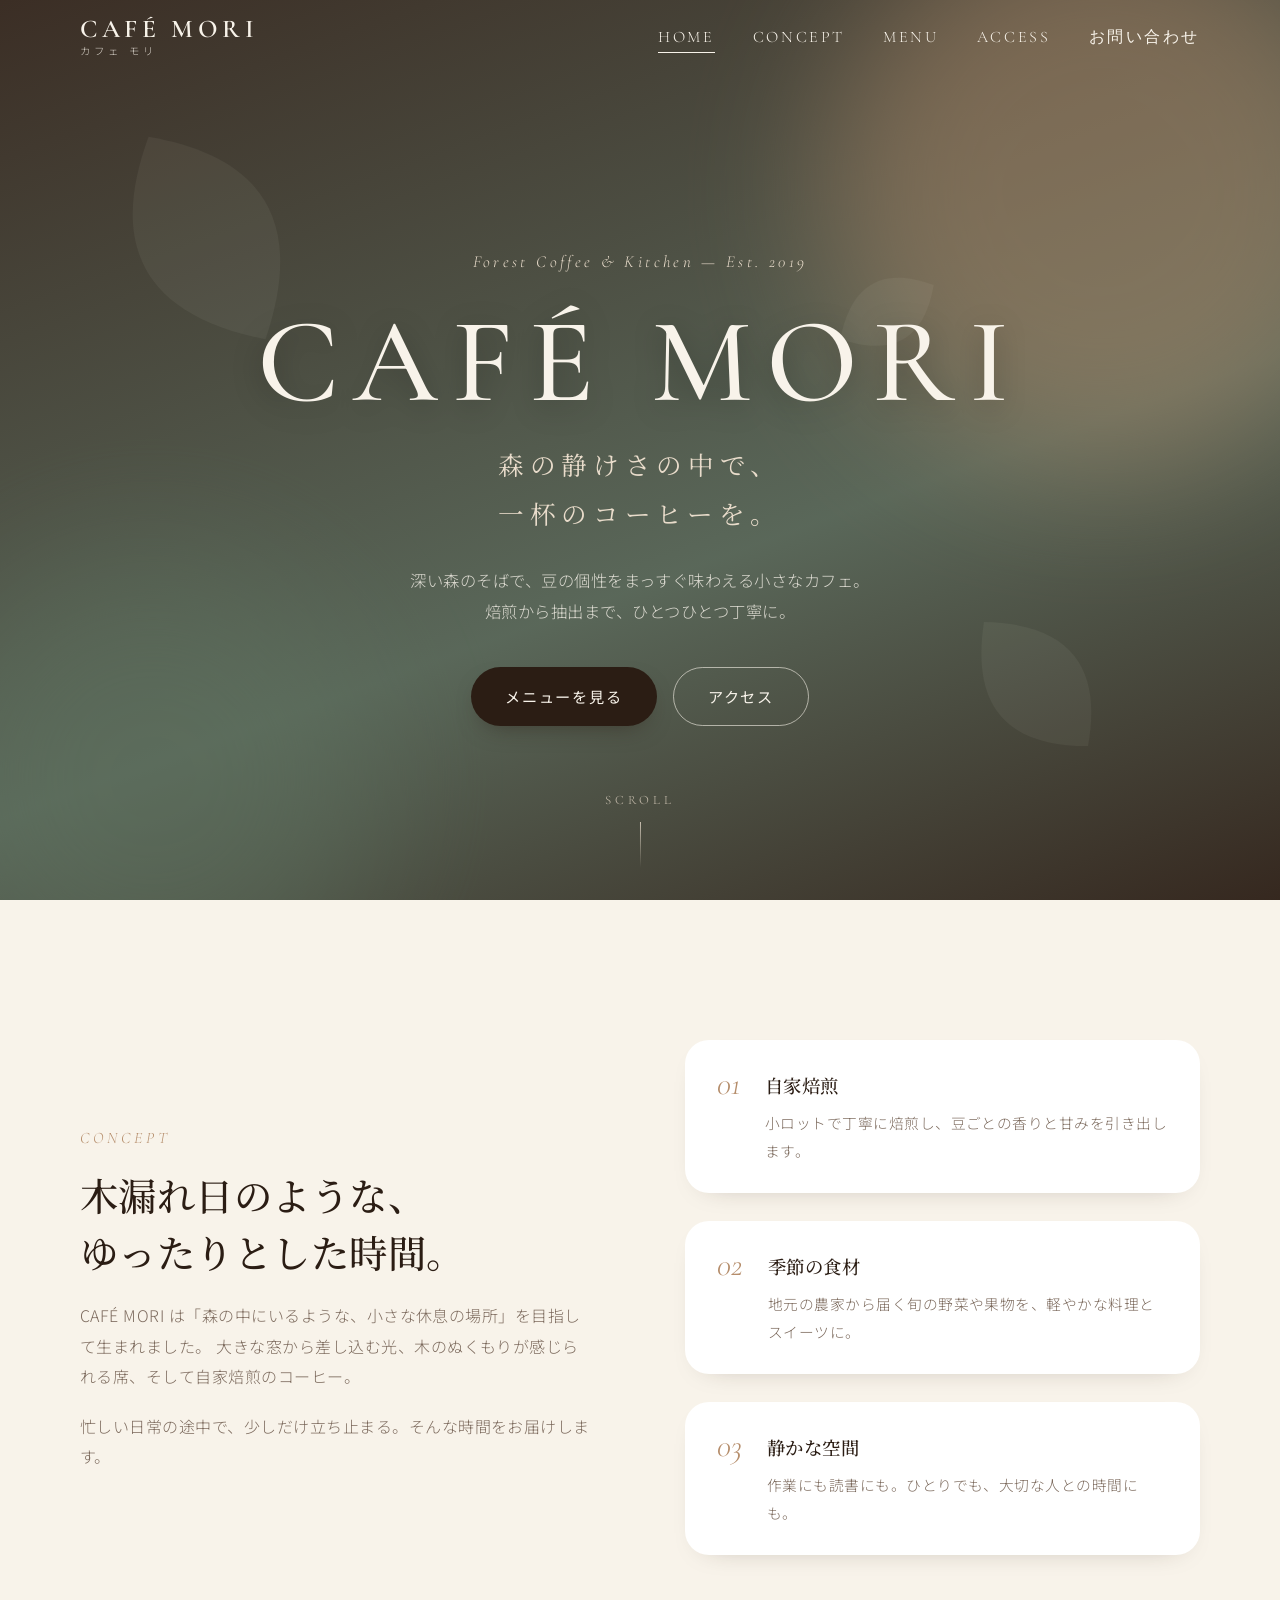
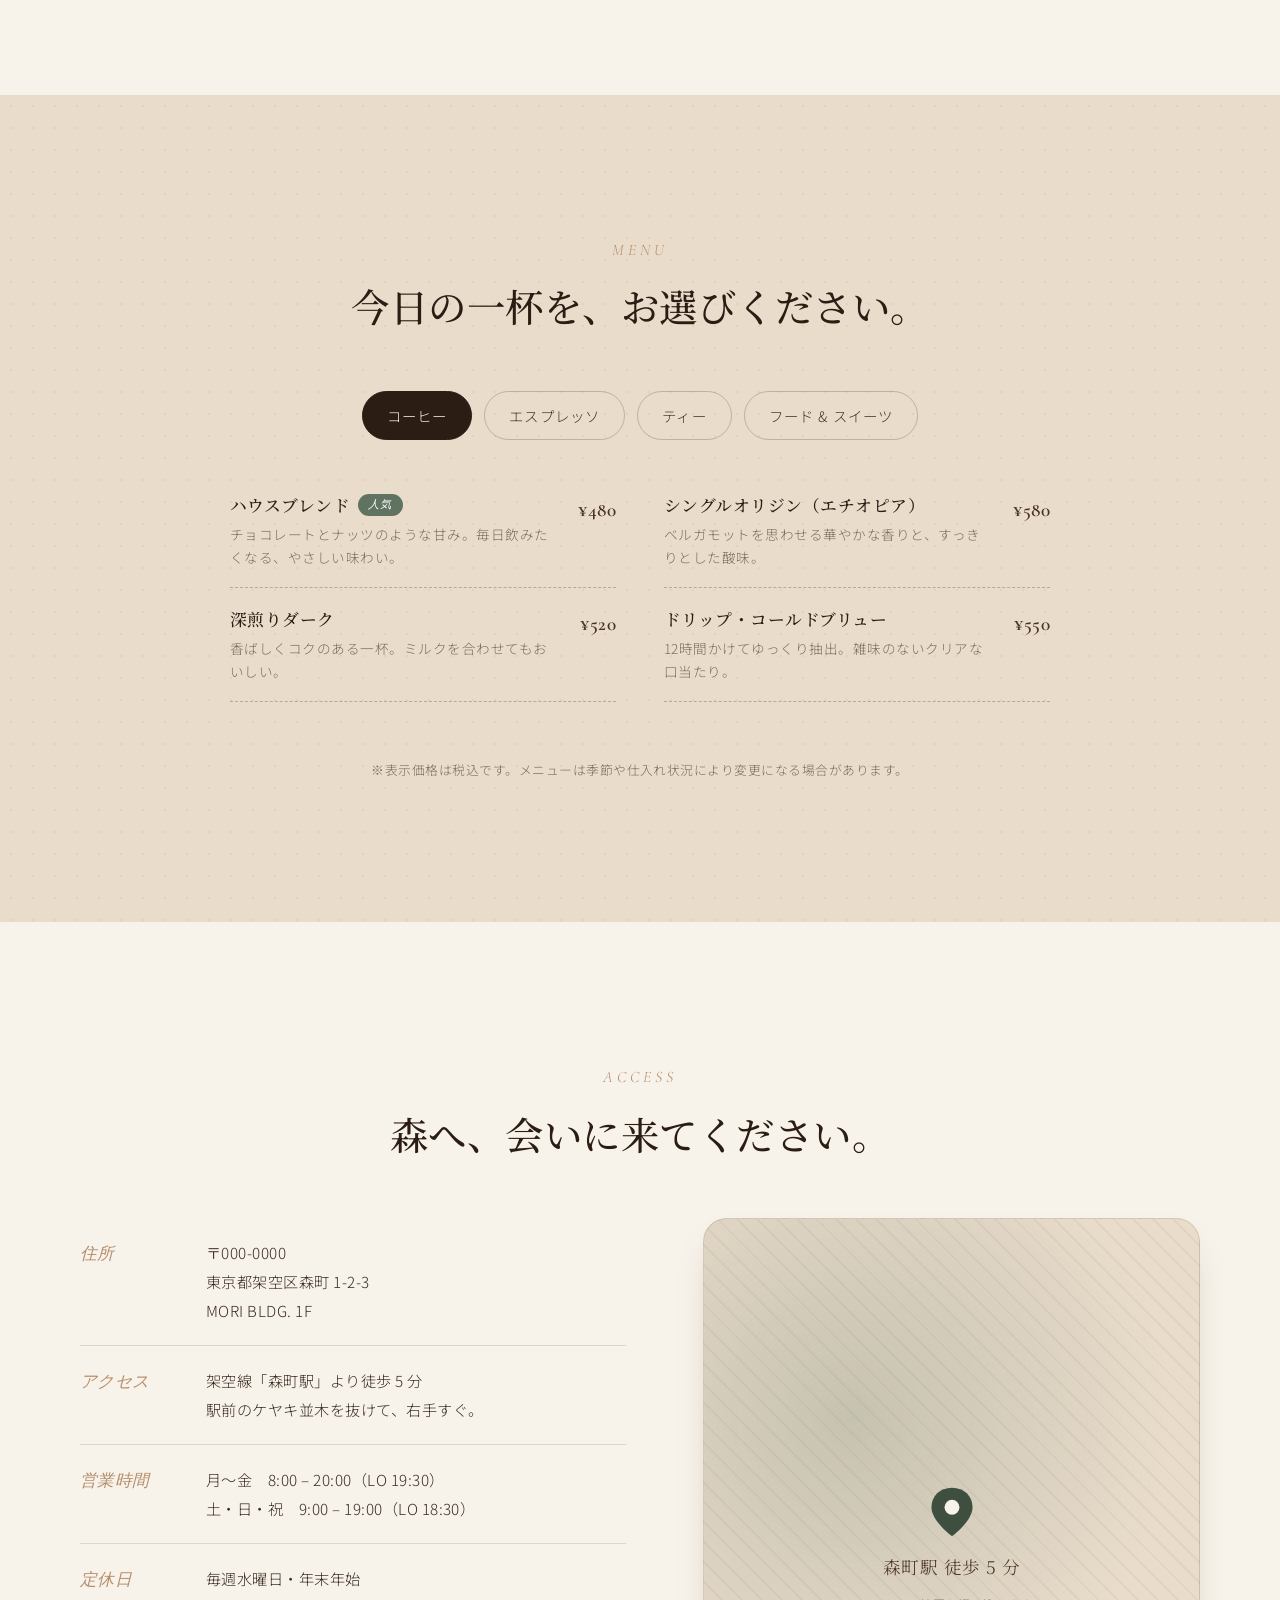
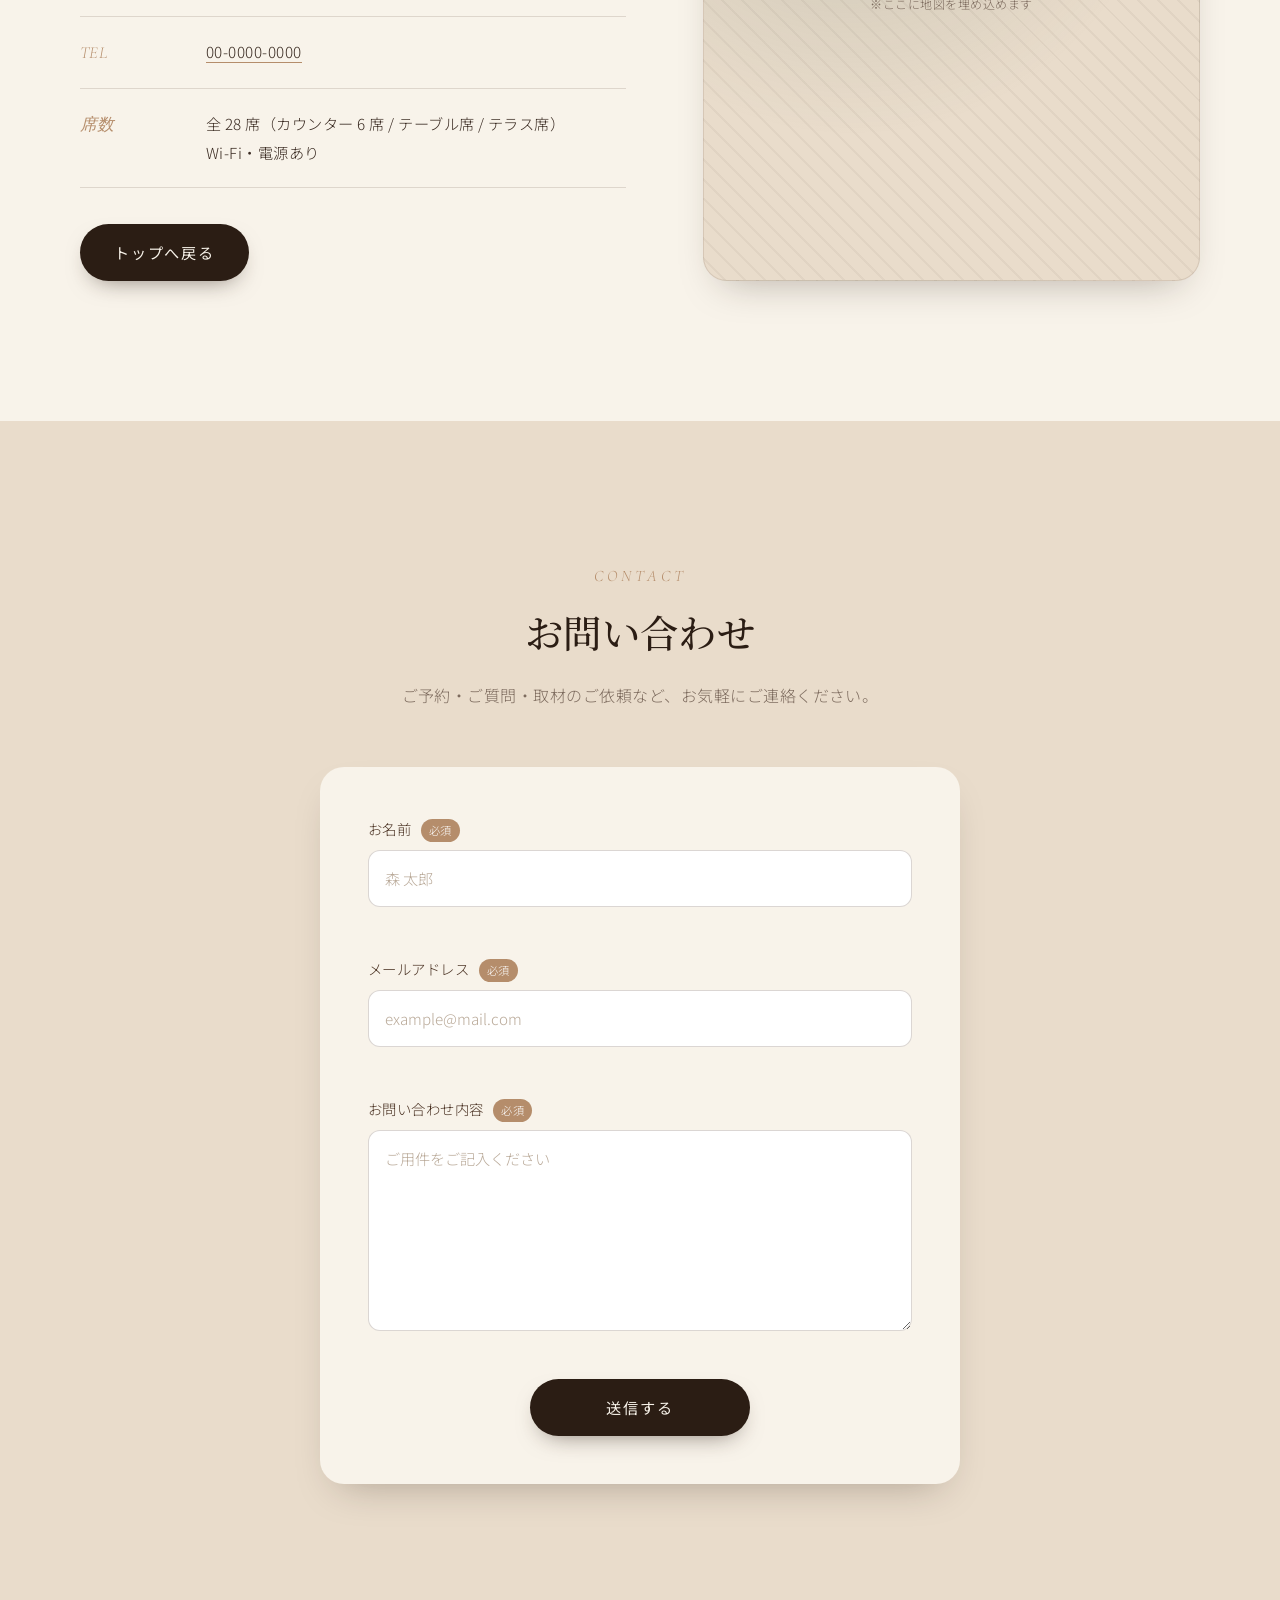
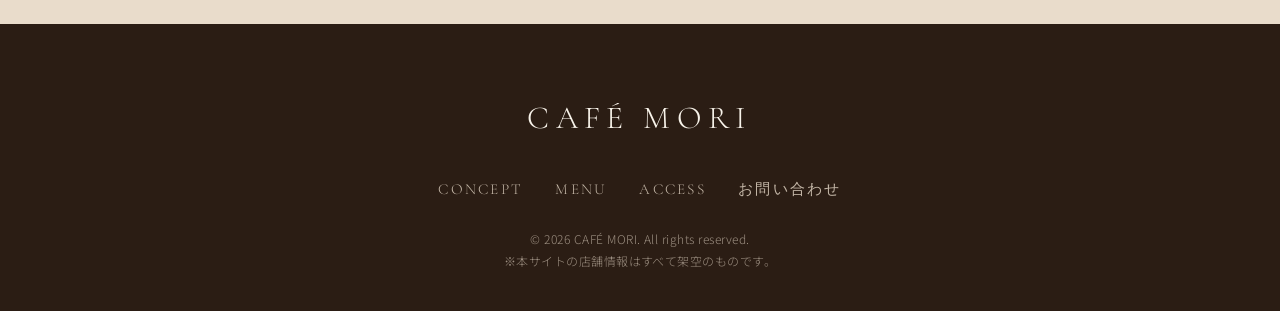
<file: index.html>
<!DOCTYPE html>
<html lang="ja">
<head>
  <meta charset="UTF-8">
  <meta name="viewport" content="width=device-width, initial-scale=1.0">
  <meta name="description" content="CAFÉ MORI（カフェ モリ）— 森の静けさの中で、一杯のコーヒーを。">
  <title>CAFÉ MORI | 森の静けさの中で、一杯のコーヒーを。</title>

  <link rel="preconnect" href="https://fonts.googleapis.com">
  <link rel="preconnect" href="https://fonts.gstatic.com" crossorigin>
  <link href="https://fonts.googleapis.com/css2?family=Cormorant+Garamond:ital,wght@0,400;0,500;0,600;1,400&family=Noto+Sans+JP:wght@300;400;500&family=Noto+Serif+JP:wght@400;500;600&display=swap" rel="stylesheet">

  <link rel="stylesheet" href="style.css">
</head>
<body>

  <!-- ========== ヘッダー / ナビゲーション ========== -->
  <header class="site-header" id="top">
    <div class="container header-inner">
      <a href="#hero" class="logo" aria-label="CAFÉ MORI トップへ">
        <span class="logo-en">CAFÉ MORI</span>
        <span class="logo-ja">カフェ モリ</span>
      </a>

      <nav class="global-nav" id="global-nav" aria-label="メインナビゲーション">
        <ul class="nav-list">
          <li><a href="#hero" class="nav-link">HOME</a></li>
          <li><a href="#concept" class="nav-link">CONCEPT</a></li>
          <li><a href="#menu" class="nav-link">MENU</a></li>
          <li><a href="#access" class="nav-link">ACCESS</a></li>
          <li><a href="#contact" class="nav-link">お問い合わせ</a></li>
        </ul>
      </nav>

      <button class="menu-toggle" id="menu-toggle" aria-label="メニューを開く" aria-expanded="false" aria-controls="global-nav">
        <span></span>
        <span></span>
        <span></span>
      </button>
    </div>
  </header>

  <main>
    <!-- ========== ヒーロー ========== -->
    <section class="hero" id="hero">
      <div class="hero-bg" aria-hidden="true">
        <div class="hero-blob blob-1"></div>
        <div class="hero-blob blob-2"></div>
        <div class="hero-leaves">
          <svg viewBox="0 0 200 200" class="leaf leaf-a"><path d="M100 10 C160 60, 180 120, 100 190 C20 120, 40 60, 100 10 Z"/></svg>
          <svg viewBox="0 0 200 200" class="leaf leaf-b"><path d="M100 10 C160 60, 180 120, 100 190 C20 120, 40 60, 100 10 Z"/></svg>
          <svg viewBox="0 0 200 200" class="leaf leaf-c"><path d="M100 10 C160 60, 180 120, 100 190 C20 120, 40 60, 100 10 Z"/></svg>
        </div>
      </div>

      <div class="container hero-inner">
        <p class="hero-eyebrow reveal">Forest Coffee &amp; Kitchen — Est. 2019</p>
        <h1 class="hero-title reveal">
          <span class="hero-title-en">CAFÉ MORI</span>
          <span class="hero-title-ja">森の静けさの中で、<br>一杯のコーヒーを。</span>
        </h1>
        <p class="hero-lead reveal">
          深い森のそばで、豆の個性をまっすぐ味わえる小さなカフェ。<br>
          焙煎から抽出まで、ひとつひとつ丁寧に。
        </p>
        <div class="hero-actions reveal">
          <a href="#menu" class="btn btn-primary">メニューを見る</a>
          <a href="#access" class="btn btn-ghost">アクセス</a>
        </div>
      </div>

      <a href="#concept" class="scroll-hint" aria-label="下にスクロール">
        <span>SCROLL</span>
        <span class="scroll-line"></span>
      </a>
    </section>

    <!-- ========== コンセプト ========== -->
    <section class="section concept" id="concept">
      <div class="container concept-grid">
        <div class="concept-text reveal">
          <p class="section-eyebrow">CONCEPT</p>
          <h2 class="section-title">木漏れ日のような、<br>ゆったりとした時間。</h2>
          <p class="body-text">
            CAFÉ MORI は「森の中にいるような、小さな休息の場所」を目指して生まれました。
            大きな窓から差し込む光、木のぬくもりが感じられる席、そして自家焙煎のコーヒー。
          </p>
          <p class="body-text">
            忙しい日常の途中で、少しだけ立ち止まる。そんな時間をお届けします。
          </p>
        </div>

        <ul class="concept-points">
          <li class="point reveal">
            <span class="point-num">01</span>
            <div>
              <h3>自家焙煎</h3>
              <p>小ロットで丁寧に焙煎し、豆ごとの香りと甘みを引き出します。</p>
            </div>
          </li>
          <li class="point reveal">
            <span class="point-num">02</span>
            <div>
              <h3>季節の食材</h3>
              <p>地元の農家から届く旬の野菜や果物を、軽やかな料理とスイーツに。</p>
            </div>
          </li>
          <li class="point reveal">
            <span class="point-num">03</span>
            <div>
              <h3>静かな空間</h3>
              <p>作業にも読書にも。ひとりでも、大切な人との時間にも。</p>
            </div>
          </li>
        </ul>
      </div>
    </section>

    <!-- ========== メニュー ========== -->
    <section class="section menu" id="menu">
      <div class="container">
        <header class="section-head reveal">
          <p class="section-eyebrow">MENU</p>
          <h2 class="section-title">今日の一杯を、お選びください。</h2>
        </header>

        <div class="menu-tabs reveal" role="tablist" aria-label="メニューカテゴリ">
          <button class="tab is-active" role="tab" aria-selected="true" data-tab="coffee">コーヒー</button>
          <button class="tab" role="tab" aria-selected="false" data-tab="espresso">エスプレッソ</button>
          <button class="tab" role="tab" aria-selected="false" data-tab="tea">ティー</button>
          <button class="tab" role="tab" aria-selected="false" data-tab="food">フード &amp; スイーツ</button>
        </div>

        <div class="menu-panels">
          <!-- コーヒー -->
          <div class="menu-panel is-active" role="tabpanel" data-panel="coffee">
            <ul class="menu-list">
              <li class="menu-item">
                <div class="menu-info">
                  <h3>ハウスブレンド <span class="tag">人気</span></h3>
                  <p>チョコレートとナッツのような甘み。毎日飲みたくなる、やさしい味わい。</p>
                </div>
                <span class="price">¥480</span>
              </li>
              <li class="menu-item">
                <div class="menu-info">
                  <h3>シングルオリジン（エチオピア）</h3>
                  <p>ベルガモットを思わせる華やかな香りと、すっきりとした酸味。</p>
                </div>
                <span class="price">¥580</span>
              </li>
              <li class="menu-item">
                <div class="menu-info">
                  <h3>深煎りダーク</h3>
                  <p>香ばしくコクのある一杯。ミルクを合わせてもおいしい。</p>
                </div>
                <span class="price">¥520</span>
              </li>
              <li class="menu-item">
                <div class="menu-info">
                  <h3>ドリップ・コールドブリュー</h3>
                  <p>12時間かけてゆっくり抽出。雑味のないクリアな口当たり。</p>
                </div>
                <span class="price">¥550</span>
              </li>
            </ul>
          </div>

          <!-- エスプレッソ -->
          <div class="menu-panel" role="tabpanel" data-panel="espresso">
            <ul class="menu-list">
              <li class="menu-item">
                <div class="menu-info">
                  <h3>エスプレッソ</h3>
                  <p>力強い香りと余韻。ショットでお楽しみください。</p>
                </div>
                <span class="price">¥400</span>
              </li>
              <li class="menu-item">
                <div class="menu-info">
                  <h3>カフェラテ</h3>
                  <p>なめらかなミルクとエスプレッソの、やさしいバランス。</p>
                </div>
                <span class="price">¥560</span>
              </li>
              <li class="menu-item">
                <div class="menu-info">
                  <h3>カプチーノ</h3>
                  <p>ふんわりとしたミルクフォームで、香りをゆったりと。</p>
                </div>
                <span class="price">¥540</span>
              </li>
              <li class="menu-item">
                <div class="menu-info">
                  <h3>モリ・ミルクティーラテ <span class="tag tag-new">NEW</span></h3>
                  <p>エスプレッソとアッサムティーを重ねた、季節のスペシャル。</p>
                </div>
                <span class="price">¥600</span>
              </li>
            </ul>
          </div>

          <!-- ティー -->
          <div class="menu-panel" role="tabpanel" data-panel="tea">
            <ul class="menu-list">
              <li class="menu-item">
                <div class="menu-info">
                  <h3>ダージリン・ファーストフラッシュ</h3>
                  <p>みずみずしく爽やかな香り。すっきりとした飲み口。</p>
                </div>
                <span class="price">¥500</span>
              </li>
              <li class="menu-item">
                <div class="menu-info">
                  <h3>森のハーブティー</h3>
                  <p>ミント、レモングラス、カモミールをブレンド。ノンカフェイン。</p>
                </div>
                <span class="price">¥520</span>
              </li>
              <li class="menu-item">
                <div class="menu-info">
                  <h3>ほうじ茶ラテ</h3>
                  <p>香ばしいほうじ茶と、ほっとするミルクの組み合わせ。</p>
                </div>
                <span class="price">¥530</span>
              </li>
            </ul>
          </div>

          <!-- フード & スイーツ -->
          <div class="menu-panel" role="tabpanel" data-panel="food">
            <ul class="menu-list">
              <li class="menu-item">
                <div class="menu-info">
                  <h3>季節野菜のキッシュ</h3>
                  <p>その日の旬の野菜をたっぷりと。サラダ付き。</p>
                </div>
                <span class="price">¥880</span>
              </li>
              <li class="menu-item">
                <div class="menu-info">
                  <h3>ガトーショコラ</h3>
                  <p>しっとりと濃厚。ハウスブレンドとの相性は抜群です。</p>
                </div>
                <span class="price">¥550</span>
              </li>
              <li class="menu-item">
                <div class="menu-info">
                  <h3>ベイクドチーズケーキ</h3>
                  <p>レモンの酸味が効いた、やさしい口どけのケーキ。</p>
                </div>
                <span class="price">¥580</span>
              </li>
              <li class="menu-item">
                <div class="menu-info">
                  <h3>森のグラノーラプレート</h3>
                  <p>ヨーグルトと季節のフルーツを添えて。朝食にも。</p>
                </div>
                <span class="price">¥720</span>
              </li>
            </ul>
          </div>
        </div>

        <p class="menu-note reveal">※表示価格は税込です。メニューは季節や仕入れ状況により変更になる場合があります。</p>
      </div>
    </section>

    <!-- ========== アクセス ========== -->
    <section class="section access" id="access">
      <div class="container">
        <header class="section-head reveal">
          <p class="section-eyebrow">ACCESS</p>
          <h2 class="section-title">森へ、会いに来てください。</h2>
        </header>

        <div class="access-grid">
          <div class="access-info reveal">
            <dl class="info-list">
              <div class="info-row">
                <dt>住所</dt>
                <dd>〒000-0000<br>東京都架空区森町 1-2-3<br>MORI BLDG. 1F</dd>
              </div>
              <div class="info-row">
                <dt>アクセス</dt>
                <dd>架空線「森町駅」より徒歩 5 分<br>駅前のケヤキ並木を抜けて、右手すぐ。</dd>
              </div>
              <div class="info-row">
                <dt>営業時間</dt>
                <dd>
                  月〜金　8:00 – 20:00（LO 19:30）<br>
                  土・日・祝　9:00 – 19:00（LO 18:30）
                </dd>
              </div>
              <div class="info-row">
                <dt>定休日</dt>
                <dd>毎週水曜日・年末年始</dd>
              </div>
              <div class="info-row">
                <dt>TEL</dt>
                <dd><a href="tel:00-0000-0000">00-0000-0000</a></dd>
              </div>
              <div class="info-row">
                <dt>席数</dt>
                <dd>全 28 席（カウンター 6 席 / テーブル席 / テラス席）<br>Wi-Fi・電源あり</dd>
              </div>
            </dl>
            <a href="#hero" class="btn btn-primary">トップへ戻る</a>
          </div>

          <div class="access-map reveal" aria-label="地図のプレースホルダー">
            <div class="map-placeholder">
              <svg viewBox="0 0 120 120" class="map-pin" aria-hidden="true">
                <path d="M60 8 C34 8 16 26 16 50 C16 80 60 112 60 112 C60 112 104 80 104 50 C104 26 86 8 60 8 Z"/>
                <circle cx="60" cy="50" r="16"/>
              </svg>
              <p>森町駅 徒歩 5 分</p>
              <span class="map-note">※ここに地図を埋め込めます</span>
            </div>
          </div>
        </div>
      </div>
    </section>

    <!-- ========== お問い合わせ ========== -->
    <section class="section contact" id="contact">
      <div class="container contact-inner">
        <header class="section-head reveal">
          <p class="section-eyebrow">CONTACT</p>
          <h2 class="section-title">お問い合わせ</h2>
          <p class="body-text">ご予約・ご質問・取材のご依頼など、お気軽にご連絡ください。</p>
        </header>

        <form class="contact-form reveal" id="contact-form" novalidate>
          <div class="form-field">
            <label for="name">お名前 <span class="required">必須</span></label>
            <input type="text" id="name" name="name" autocomplete="name" placeholder="森 太郎">
            <p class="error-message" id="name-error" role="alert"></p>
          </div>

          <div class="form-field">
            <label for="email">メールアドレス <span class="required">必須</span></label>
            <input type="email" id="email" name="email" autocomplete="email" placeholder="example@mail.com">
            <p class="error-message" id="email-error" role="alert"></p>
          </div>

          <div class="form-field">
            <label for="message">お問い合わせ内容 <span class="required">必須</span></label>
            <textarea id="message" name="message" rows="6" placeholder="ご用件をご記入ください"></textarea>
            <p class="error-message" id="message-error" role="alert"></p>
          </div>

          <button type="submit" class="btn btn-primary submit-btn">送信する</button>
        </form>
      </div>
    </section>
  </main>

  <!-- ========== フッター ========== -->
  <footer class="site-footer">
    <div class="container footer-inner">
      <p class="footer-logo">CAFÉ MORI</p>
      <nav aria-label="フッターナビゲーション">
        <ul class="footer-nav">
          <li><a href="#concept">CONCEPT</a></li>
          <li><a href="#menu">MENU</a></li>
          <li><a href="#access">ACCESS</a></li>
          <li><a href="#contact">お問い合わせ</a></li>
        </ul>
      </nav>
      <p class="copyright">© 2026 CAFÉ MORI. All rights reserved.<br>※本サイトの店舗情報はすべて架空のものです。</p>
    </div>
  </footer>

  <a href="#top" class="back-to-top" id="back-to-top" aria-label="ページ上部へ戻る">↑</a>

  <script src="script.js"></script>
</body>
</html>
</file>
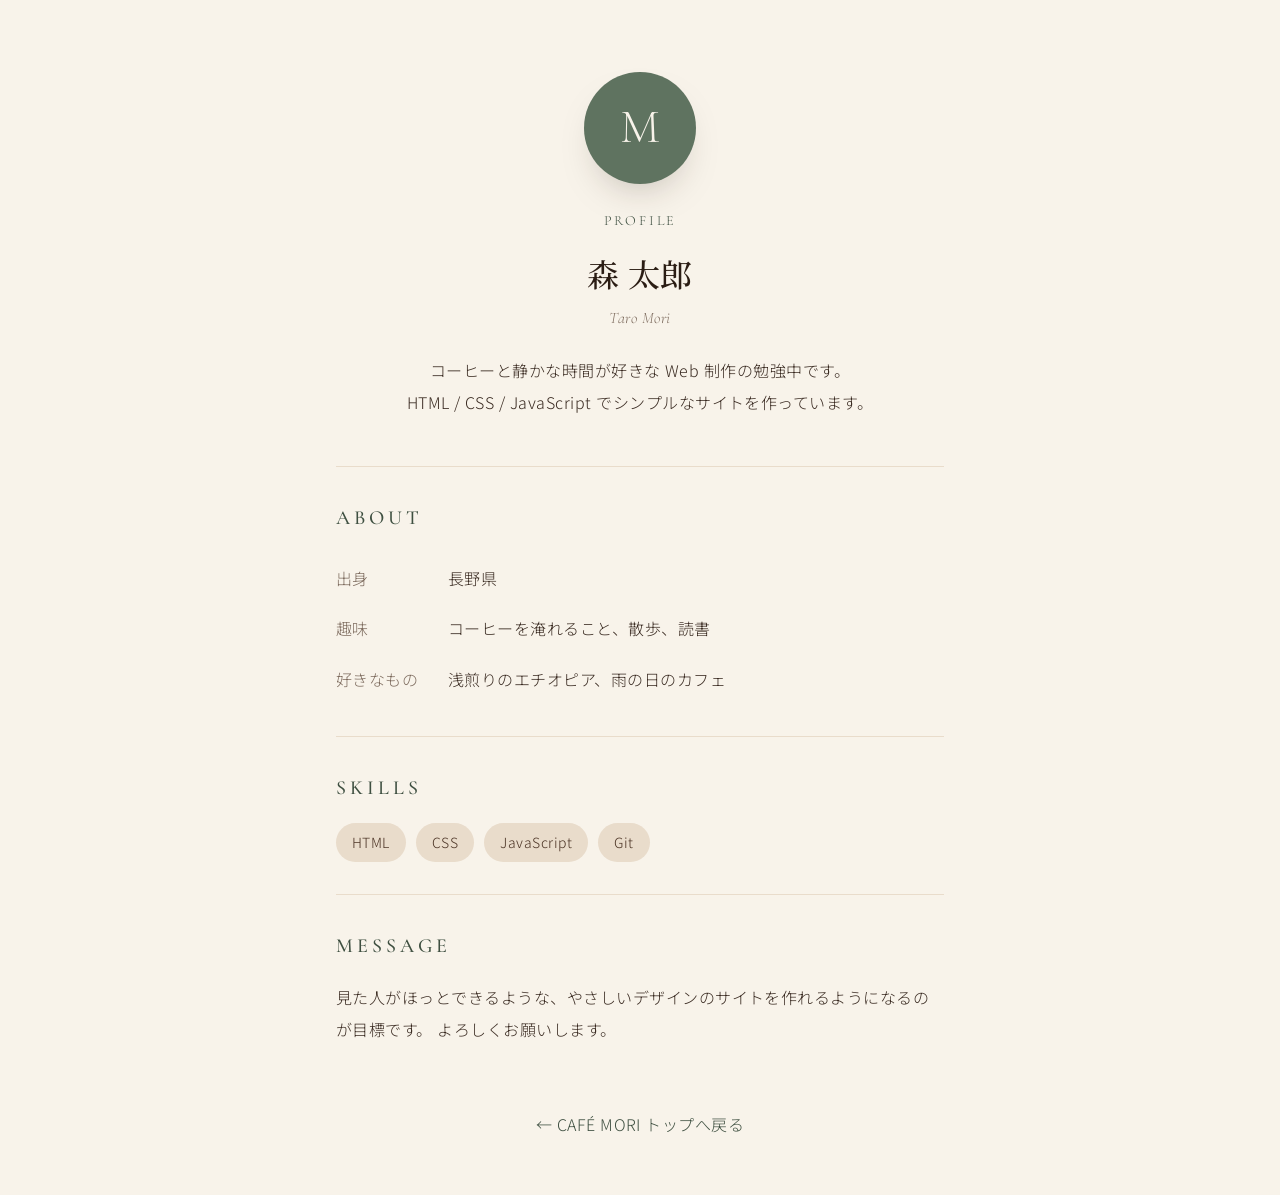
<file: jikoshoukai/index.html>
<!DOCTYPE html>
<html lang="ja">
<head>
  <meta charset="UTF-8">
  <meta name="viewport" content="width=device-width, initial-scale=1.0">
  <meta name="description" content="自己紹介ページ">
  <title>自己紹介 | CAFÉ MORI</title>

  <link rel="preconnect" href="https://fonts.googleapis.com">
  <link rel="preconnect" href="https://fonts.gstatic.com" crossorigin>
  <link href="https://fonts.googleapis.com/css2?family=Cormorant+Garamond:ital,wght@0,400;0,500;0,600;1,400&family=Noto+Sans+JP:wght@300;400;500&family=Noto+Serif+JP:wght@400;500;600&display=swap" rel="stylesheet">

  <link rel="stylesheet" href="../style.css">
</head>
<body>

  <main class="profile">
    <!-- ========== プロフィール概要 ========== -->
    <section class="profile-card">
      <div class="profile-avatar" aria-hidden="true">M</div>
      <p class="profile-label">PROFILE</p>
      <h1 class="profile-name">森 太郎</h1>
      <p class="profile-name-en">Taro Mori</p>
      <p class="profile-lead">
        コーヒーと静かな時間が好きな Web 制作の勉強中です。<br>
        HTML / CSS / JavaScript でシンプルなサイトを作っています。
      </p>
    </section>

    <!-- ========== 基本情報 ========== -->
    <section class="profile-section">
      <h2 class="profile-heading">ABOUT</h2>
      <dl class="profile-list">
        <div class="profile-row">
          <dt>出身</dt>
          <dd>長野県</dd>
        </div>
        <div class="profile-row">
          <dt>趣味</dt>
          <dd>コーヒーを淹れること、散歩、読書</dd>
        </div>
        <div class="profile-row">
          <dt>好きなもの</dt>
          <dd>浅煎りのエチオピア、雨の日のカフェ</dd>
        </div>
      </dl>
    </section>

    <!-- ========== スキル ========== -->
    <section class="profile-section">
      <h2 class="profile-heading">SKILLS</h2>
      <ul class="profile-tags">
        <li class="profile-tag">HTML</li>
        <li class="profile-tag">CSS</li>
        <li class="profile-tag">JavaScript</li>
        <li class="profile-tag">Git</li>
      </ul>
    </section>

    <!-- ========== ひとこと ========== -->
    <section class="profile-section">
      <h2 class="profile-heading">MESSAGE</h2>
      <p class="profile-text">
        見た人がほっとできるような、やさしいデザインのサイトを作れるようになるのが目標です。
        よろしくお願いします。
      </p>
    </section>

    <p class="profile-back"><a href="../index.html">← CAFÉ MORI トップへ戻る</a></p>
  </main>

</body>
</html>
</file>
<file: style.css>
/* =========================================================
   CAFÉ MORI — Stylesheet
   ========================================================= */

/* ---------- Design Tokens ---------- */
:root {
  --c-espresso: #2b1d14;
  --c-bark: #4a3223;
  --c-latte: #b58d6b;
  --c-sand: #e9dccb;
  --c-cream: #f8f3ea;
  --c-moss: #5f7360;
  --c-moss-deep: #3e4f40;
  --c-text: #3a2b22;
  --c-muted: #7d6b5e;

  --font-en: "Cormorant Garamond", "Times New Roman", serif;
  --font-ja-serif: "Noto Serif JP", "Hiragino Mincho ProN", serif;
  --font-ja: "Noto Sans JP", "Hiragino Sans", sans-serif;

  --radius: 999px;
  --radius-lg: 24px;
  --shadow-soft: 0 18px 40px -20px rgba(43, 29, 20, 0.35);
  --header-h: 72px;
  --ease: cubic-bezier(0.22, 0.61, 0.36, 1);
}

/* ---------- Base ---------- */
*,
*::before,
*::after {
  box-sizing: border-box;
  margin: 0;
  padding: 0;
}

html {
  scroll-behavior: smooth;
  scroll-padding-top: var(--header-h);
  -webkit-text-size-adjust: 100%;
}

body {
  font-family: var(--font-ja);
  font-weight: 300;
  color: var(--c-text);
  background: var(--c-cream);
  line-height: 1.9;
  letter-spacing: 0.03em;
  overflow-x: hidden;
  -webkit-font-smoothing: antialiased;
}

img,
svg {
  display: block;
  max-width: 100%;
}

a {
  color: inherit;
  text-decoration: none;
}

ul,
ol {
  list-style: none;
}

button {
  font: inherit;
  color: inherit;
  background: none;
  border: none;
  cursor: pointer;
}

:focus-visible {
  outline: 2px solid var(--c-latte);
  outline-offset: 4px;
  border-radius: 4px;
}

.container {
  width: min(1120px, 92%);
  margin-inline: auto;
}

/* ---------- Common Typography ---------- */
.section {
  padding: clamp(80px, 12vw, 140px) 0;
}

.section-eyebrow {
  font-family: var(--font-en);
  font-style: italic;
  font-size: 1rem;
  color: var(--c-latte);
  letter-spacing: 0.25em;
  margin-bottom: 12px;
}

.section-title {
  font-family: var(--font-ja-serif);
  font-weight: 500;
  font-size: clamp(1.6rem, 3.2vw, 2.4rem);
  line-height: 1.5;
  color: var(--c-espresso);
}

.section-head {
  text-align: center;
  margin-bottom: 56px;
}

.body-text {
  color: var(--c-muted);
  margin-top: 1.2em;
}

/* ---------- Buttons ---------- */
.btn {
  display: inline-flex;
  align-items: center;
  justify-content: center;
  padding: 14px 34px;
  border-radius: var(--radius);
  font-size: 0.95rem;
  font-weight: 400;
  letter-spacing: 0.12em;
  transition: transform 0.3s var(--ease), background-color 0.3s, color 0.3s, box-shadow 0.3s;
}

.btn:hover {
  transform: translateY(-2px);
}

.btn-primary {
  background: var(--c-espresso);
  color: var(--c-cream);
  box-shadow: 0 10px 24px -12px rgba(43, 29, 20, 0.6);
}

.btn-primary:hover {
  background: var(--c-bark);
}

.btn-ghost {
  border: 1px solid rgba(248, 243, 234, 0.6);
  color: var(--c-cream);
}

.btn-ghost:hover {
  background: rgba(248, 243, 234, 0.12);
}

.access .btn-primary {
  margin-top: 36px;
}

/* ---------- Header ---------- */
.site-header {
  position: fixed;
  inset: 0 0 auto 0;
  height: var(--header-h);
  z-index: 100;
  transition: background-color 0.4s var(--ease), box-shadow 0.4s var(--ease), backdrop-filter 0.4s;
}

.site-header.is-scrolled {
  background: rgba(248, 243, 234, 0.88);
  backdrop-filter: blur(12px);
  -webkit-backdrop-filter: blur(12px);
  box-shadow: 0 1px 0 rgba(74, 50, 35, 0.1);
}

.header-inner {
  height: 100%;
  display: flex;
  align-items: center;
  justify-content: space-between;
}

.logo {
  display: flex;
  flex-direction: column;
  line-height: 1.1;
  color: var(--c-cream);
  transition: color 0.4s;
}

.logo-en {
  font-family: var(--font-en);
  font-size: 1.6rem;
  font-weight: 600;
  letter-spacing: 0.18em;
}

.logo-ja {
  font-size: 0.65rem;
  letter-spacing: 0.4em;
  margin-top: 2px;
  opacity: 0.85;
}

.site-header.is-scrolled .logo {
  color: var(--c-espresso);
}

.nav-list {
  display: flex;
  gap: clamp(20px, 3vw, 44px);
}

.nav-link {
  position: relative;
  font-family: var(--font-en);
  font-size: 1rem;
  letter-spacing: 0.16em;
  color: var(--c-cream);
  padding: 6px 0;
  transition: color 0.3s;
}

.site-header.is-scrolled .nav-link {
  color: var(--c-bark);
}

.nav-link::after {
  content: "";
  position: absolute;
  left: 0;
  bottom: 0;
  width: 100%;
  height: 1px;
  background: currentColor;
  transform: scaleX(0);
  transform-origin: right;
  transition: transform 0.4s var(--ease);
}

.nav-link:hover::after,
.nav-link.is-active::after {
  transform: scaleX(1);
  transform-origin: left;
}

/* Hamburger */
.menu-toggle {
  display: none;
  position: relative;
  width: 44px;
  height: 44px;
  z-index: 110;
}

.menu-toggle span {
  position: absolute;
  left: 10px;
  width: 24px;
  height: 1.5px;
  background: var(--c-cream);
  transition: transform 0.4s var(--ease), opacity 0.3s, background-color 0.3s;
}

.menu-toggle span:nth-child(1) { top: 15px; }
.menu-toggle span:nth-child(2) { top: 21px; }
.menu-toggle span:nth-child(3) { top: 27px; }

.site-header.is-scrolled .menu-toggle span {
  background: var(--c-espresso);
}

.menu-toggle.is-open span {
  background: var(--c-espresso);
}

.menu-toggle.is-open span:nth-child(1) { transform: translateY(6px) rotate(45deg); }
.menu-toggle.is-open span:nth-child(2) { opacity: 0; }
.menu-toggle.is-open span:nth-child(3) { transform: translateY(-6px) rotate(-45deg); }

/* ---------- Hero ---------- */
.hero {
  position: relative;
  min-height: 100vh;
  min-height: 100svh;
  display: flex;
  align-items: center;
  justify-content: center;
  overflow: hidden;
  padding-top: var(--header-h);
  color: var(--c-cream);
  background:
    linear-gradient(160deg, rgba(43, 29, 20, 0.92) 0%, rgba(62, 79, 64, 0.85) 60%, rgba(43, 29, 20, 0.95) 100%);
}

.hero-bg {
  position: absolute;
  inset: 0;
  z-index: 0;
}

.hero-blob {
  position: absolute;
  border-radius: 50%;
  filter: blur(70px);
  opacity: 0.45;
  animation: float 14s ease-in-out infinite alternate;
}

.blob-1 {
  width: 46vw;
  height: 46vw;
  max-width: 560px;
  max-height: 560px;
  background: var(--c-latte);
  top: -10%;
  right: -8%;
}

.blob-2 {
  width: 38vw;
  height: 38vw;
  max-width: 460px;
  max-height: 460px;
  background: var(--c-moss);
  bottom: -12%;
  left: -6%;
  animation-delay: -6s;
}

.hero-leaves .leaf {
  position: absolute;
  fill: rgba(248, 243, 234, 0.05);
  stroke: none;
}

.leaf-a { width: 260px; top: 12%; left: 6%; transform: rotate(-30deg); }
.leaf-b { width: 180px; bottom: 14%; right: 12%; transform: rotate(140deg); }
.leaf-c { width: 120px; top: 28%; right: 26%; transform: rotate(60deg); }

.hero-inner {
  position: relative;
  z-index: 1;
  text-align: center;
}

.hero-eyebrow {
  font-family: var(--font-en);
  font-style: italic;
  font-size: 1.05rem;
  letter-spacing: 0.2em;
  color: var(--c-sand);
  opacity: 0.85;
  margin-bottom: 24px;
}

.hero-title {
  display: flex;
  flex-direction: column;
  align-items: center;
  gap: 18px;
  margin-bottom: 28px;
}

.hero-title-en {
  font-family: var(--font-en);
  font-weight: 500;
  font-size: clamp(3.4rem, 10vw, 7.5rem);
  line-height: 1;
  letter-spacing: 0.12em;
  text-shadow: 0 6px 30px rgba(0, 0, 0, 0.25);
}

.hero-title-ja {
  font-family: var(--font-ja-serif);
  font-weight: 400;
  font-size: clamp(1.1rem, 2.4vw, 1.6rem);
  letter-spacing: 0.22em;
  line-height: 1.9;
  color: var(--c-sand);
}

.hero-lead {
  font-size: clamp(0.92rem, 1.5vw, 1.02rem);
  color: rgba(248, 243, 234, 0.82);
  margin-bottom: 40px;
}

.hero-actions {
  display: flex;
  flex-wrap: wrap;
  gap: 16px;
  justify-content: center;
}

.scroll-hint {
  position: absolute;
  bottom: 32px;
  left: 50%;
  transform: translateX(-50%);
  z-index: 1;
  display: flex;
  flex-direction: column;
  align-items: center;
  gap: 10px;
  font-family: var(--font-en);
  font-size: 0.8rem;
  letter-spacing: 0.3em;
  color: var(--c-sand);
  opacity: 0.8;
}

.scroll-line {
  width: 1px;
  height: 46px;
  background: linear-gradient(to bottom, var(--c-sand), transparent);
  animation: drip 2.2s var(--ease) infinite;
  transform-origin: top;
}

@keyframes float {
  from { transform: translate(0, 0) scale(1); }
  to   { transform: translate(40px, -30px) scale(1.08); }
}

@keyframes drip {
  0%   { transform: scaleY(0); opacity: 1; }
  60%  { transform: scaleY(1); opacity: 1; }
  100% { transform: scaleY(1); opacity: 0; }
}

/* ---------- Concept ---------- */
.concept {
  background: var(--c-cream);
}

.concept-grid {
  display: grid;
  grid-template-columns: 1fr 1fr;
  gap: clamp(48px, 7vw, 96px);
  align-items: center;
}

.concept-text .section-title {
  margin-bottom: 8px;
}

.concept-points {
  display: flex;
  flex-direction: column;
  gap: 28px;
}

.point {
  display: flex;
  gap: 24px;
  align-items: flex-start;
  padding: 28px 32px;
  background: #fff;
  border-radius: var(--radius-lg);
  box-shadow: 0 10px 30px -22px rgba(43, 29, 20, 0.4);
  transition: transform 0.4s var(--ease), box-shadow 0.4s var(--ease);
}

.point:hover {
  transform: translateX(8px);
  box-shadow: var(--shadow-soft);
}

.point-num {
  font-family: var(--font-en);
  font-size: 2rem;
  font-style: italic;
  color: var(--c-latte);
  line-height: 1;
}

.point h3 {
  font-family: var(--font-ja-serif);
  font-weight: 500;
  font-size: 1.15rem;
  color: var(--c-espresso);
  margin-bottom: 6px;
}

.point p {
  font-size: 0.92rem;
  color: var(--c-muted);
}

/* ---------- Menu ---------- */
.menu {
  background: var(--c-sand);
  position: relative;
}

.menu::before {
  content: "";
  position: absolute;
  inset: 0;
  background-image: radial-gradient(rgba(74, 50, 35, 0.06) 1px, transparent 1px);
  background-size: 22px 22px;
  pointer-events: none;
}

.menu .container {
  position: relative;
}

.menu-tabs {
  display: flex;
  flex-wrap: wrap;
  justify-content: center;
  gap: 12px;
  margin-bottom: 52px;
}

.tab {
  padding: 10px 24px;
  border-radius: var(--radius);
  border: 1px solid rgba(74, 50, 35, 0.25);
  font-size: 0.9rem;
  letter-spacing: 0.08em;
  color: var(--c-bark);
  transition: background-color 0.3s, color 0.3s, border-color 0.3s, transform 0.3s var(--ease);
}

.tab:hover {
  border-color: var(--c-bark);
}

.tab.is-active {
  background: var(--c-espresso);
  border-color: var(--c-espresso);
  color: var(--c-cream);
}

.menu-panel {
  display: none;
  max-width: 820px;
  margin-inline: auto;
}

.menu-panel.is-active {
  display: block;
  animation: fadeUp 0.6s var(--ease) both;
}

.menu-list {
  display: grid;
  grid-template-columns: 1fr 1fr;
  gap: 18px 48px;
}

.menu-item {
  display: flex;
  justify-content: space-between;
  align-items: flex-start;
  gap: 20px;
  padding-bottom: 18px;
  border-bottom: 1px dashed rgba(74, 50, 35, 0.3);
}

.menu-info h3 {
  font-family: var(--font-ja-serif);
  font-weight: 500;
  font-size: 1.05rem;
  color: var(--c-espresso);
  line-height: 1.6;
  display: flex;
  flex-wrap: wrap;
  align-items: center;
  gap: 8px;
}

.menu-info p {
  font-size: 0.85rem;
  color: var(--c-muted);
  margin-top: 4px;
  line-height: 1.7;
}

.tag {
  font-family: var(--font-en);
  font-size: 0.7rem;
  font-style: italic;
  letter-spacing: 0.1em;
  padding: 2px 10px;
  border-radius: var(--radius);
  background: var(--c-moss);
  color: #fff;
}

.tag-new {
  background: var(--c-latte);
}

.price {
  font-family: var(--font-en);
  font-size: 1.2rem;
  font-weight: 600;
  color: var(--c-bark);
  white-space: nowrap;
}

.menu-note {
  text-align: center;
  font-size: 0.8rem;
  color: var(--c-muted);
  margin-top: 56px;
}

/* ---------- Access ---------- */
.access {
  background: var(--c-cream);
}

.access-grid {
  display: grid;
  grid-template-columns: 1.1fr 1fr;
  gap: clamp(40px, 6vw, 80px);
  align-items: stretch;
}

.info-list {
  display: flex;
  flex-direction: column;
}

.info-row {
  display: grid;
  grid-template-columns: 110px 1fr;
  gap: 16px;
  padding: 20px 0;
  border-bottom: 1px solid rgba(74, 50, 35, 0.15);
}

.info-row dt {
  font-family: var(--font-en);
  font-style: italic;
  font-size: 1.05rem;
  color: var(--c-latte);
}

.info-row dd {
  font-size: 0.95rem;
  color: var(--c-text);
}

.info-row a {
  border-bottom: 1px solid var(--c-latte);
  transition: color 0.3s;
}

.info-row a:hover {
  color: var(--c-moss);
}

.map-placeholder {
  height: 100%;
  min-height: 360px;
  border-radius: var(--radius-lg);
  background:
    radial-gradient(circle at 30% 30%, rgba(95, 115, 96, 0.25), transparent 55%),
    repeating-linear-gradient(45deg, rgba(74, 50, 35, 0.05) 0 2px, transparent 2px 14px),
    var(--c-sand);
  border: 1px solid rgba(74, 50, 35, 0.12);
  display: flex;
  flex-direction: column;
  align-items: center;
  justify-content: center;
  gap: 10px;
  text-align: center;
  color: var(--c-bark);
  box-shadow: var(--shadow-soft);
}

.map-pin {
  width: 56px;
  height: 56px;
  fill: var(--c-moss-deep);
  animation: bounce 2.4s ease-in-out infinite;
}

.map-pin circle {
  fill: var(--c-cream);
}

.map-placeholder p {
  font-family: var(--font-ja-serif);
  font-size: 1.1rem;
}

.map-note {
  font-size: 0.75rem;
  color: var(--c-muted);
}

@keyframes bounce {
  0%, 100% { transform: translateY(0); }
  50%      { transform: translateY(-8px); }
}

/* ---------- Contact ---------- */
.contact {
  background: var(--c-sand);
}

.contact-inner {
  max-width: 640px;
}

.contact-form {
  background: var(--c-cream);
  border-radius: var(--radius-lg);
  padding: clamp(28px, 5vw, 48px);
  box-shadow: var(--shadow-soft);
  display: flex;
  flex-direction: column;
  gap: 24px;
}

.form-field {
  display: flex;
  flex-direction: column;
  gap: 8px;
}

.form-field label {
  font-size: 0.9rem;
  color: var(--c-bark);
}

.required {
  display: inline-block;
  margin-left: 6px;
  padding: 1px 8px;
  font-size: 0.7rem;
  border-radius: var(--radius);
  background: var(--c-latte);
  color: #fff;
  vertical-align: middle;
}

.form-field input,
.form-field textarea {
  width: 100%;
  padding: 13px 16px;
  font: inherit;
  font-size: 0.95rem;
  color: var(--c-text);
  background: #fff;
  border: 1px solid rgba(74, 50, 35, 0.2);
  border-radius: 12px;
  transition: border-color 0.3s, box-shadow 0.3s;
}

.form-field input::placeholder,
.form-field textarea::placeholder {
  color: #b9a998;
}

.form-field input:focus,
.form-field textarea:focus {
  outline: none;
  border-color: var(--c-moss);
  box-shadow: 0 0 0 4px rgba(95, 115, 96, 0.18);
}

.form-field textarea {
  resize: vertical;
  min-height: 150px;
}

.form-field.has-error input,
.form-field.has-error textarea {
  border-color: #b5523b;
  box-shadow: 0 0 0 4px rgba(181, 82, 59, 0.12);
}

.error-message {
  min-height: 1.2em;
  font-size: 0.8rem;
  color: #b5523b;
}

.submit-btn {
  align-self: center;
  min-width: 220px;
  cursor: pointer;
}

/* ---------- Footer ---------- */
.site-footer {
  background: var(--c-espresso);
  color: var(--c-sand);
  padding: 64px 0 40px;
}

.footer-inner {
  display: flex;
  flex-direction: column;
  align-items: center;
  gap: 24px;
  text-align: center;
}

.footer-logo {
  font-family: var(--font-en);
  font-size: 2rem;
  letter-spacing: 0.2em;
  color: var(--c-cream);
}

.footer-nav {
  display: flex;
  gap: 32px;
  flex-wrap: wrap;
  justify-content: center;
}

.footer-nav a {
  font-family: var(--font-en);
  letter-spacing: 0.15em;
  font-size: 0.95rem;
  opacity: 0.8;
  transition: opacity 0.3s, color 0.3s;
}

.footer-nav a:hover {
  opacity: 1;
  color: var(--c-latte);
}

.copyright {
  font-size: 0.75rem;
  opacity: 0.6;
  line-height: 1.8;
}

/* ---------- Back to top ---------- */
.back-to-top {
  position: fixed;
  right: 24px;
  bottom: 24px;
  z-index: 90;
  width: 48px;
  height: 48px;
  display: grid;
  place-items: center;
  border-radius: 50%;
  background: var(--c-espresso);
  color: var(--c-cream);
  font-size: 1.1rem;
  box-shadow: var(--shadow-soft);
  opacity: 0;
  visibility: hidden;
  transform: translateY(12px);
  transition: opacity 0.4s, transform 0.4s var(--ease), visibility 0.4s;
}

.back-to-top.is-visible {
  opacity: 1;
  visibility: visible;
  transform: translateY(0);
}

/* ---------- Reveal on scroll ---------- */
.reveal {
  opacity: 0;
  transform: translateY(28px);
  transition: opacity 0.9s var(--ease), transform 0.9s var(--ease);
}

.reveal.is-visible {
  opacity: 1;
  transform: none;
}

/* Hero items: simple stagger on load */
.hero .reveal:nth-child(2) { transition-delay: 0.1s; }
.hero .reveal:nth-child(3) { transition-delay: 0.25s; }
.hero .reveal:nth-child(4) { transition-delay: 0.4s; }

.concept-points .reveal:nth-child(2) { transition-delay: 0.1s; }
.concept-points .reveal:nth-child(3) { transition-delay: 0.2s; }

@keyframes fadeUp {
  from { opacity: 0; transform: translateY(16px); }
  to   { opacity: 1; transform: none; }
}

/* ---------- Responsive ---------- */
@media (max-width: 900px) {
  .concept-grid,
  .access-grid {
    grid-template-columns: 1fr;
  }

  .map-placeholder {
    min-height: 280px;
  }
}

@media (max-width: 720px) {
  :root {
    --header-h: 64px;
  }

  .menu-toggle {
    display: block;
  }

  /* Mobile slide-in navigation */
  .global-nav {
    position: fixed;
    inset: 0;
    background: rgba(43, 29, 20, 0.97);
    display: flex;
    align-items: center;
    justify-content: center;
    opacity: 0;
    visibility: hidden;
    transition: opacity 0.4s var(--ease), visibility 0.4s;
    z-index: 105;
  }

  .global-nav.is-open {
    opacity: 1;
    visibility: visible;
  }

  .nav-list {
    flex-direction: column;
    align-items: center;
    gap: 32px;
  }

  .nav-list .nav-link {
    font-size: 1.5rem;
    color: var(--c-cream);
  }

  .site-header.is-scrolled .nav-link {
    color: var(--c-cream);
  }

  .menu-list {
    grid-template-columns: 1fr;
  }

  .info-row {
    grid-template-columns: 1fr;
    gap: 4px;
  }

  .hero-actions .btn {
    width: 100%;
    max-width: 280px;
  }

  .point {
    padding: 22px 20px;
  }

  .back-to-top {
    right: 16px;
    bottom: 16px;
  }
}

/* ---------- 自己紹介ページ ---------- */
.profile {
  max-width: 640px;
  margin: 0 auto;
  padding: 72px 16px 56px;
}

.profile-card {
  text-align: center;
  margin-bottom: 48px;
}

.profile-avatar {
  display: grid;
  place-items: center;
  width: 112px;
  height: 112px;
  margin: 0 auto 24px;
  border-radius: 50%;
  background: var(--c-moss);
  color: var(--c-cream);
  font-family: var(--font-en);
  font-size: 48px;
  box-shadow: var(--shadow-soft);
}

.profile-label,
.profile-heading {
  font-family: var(--font-en);
  letter-spacing: 0.2em;
  color: var(--c-moss-deep);
}

.profile-label {
  font-size: 14px;
  margin-bottom: 8px;
}

.profile-name {
  font-family: var(--font-ja-serif);
  font-size: 32px;
  font-weight: 500;
  color: var(--c-espresso);
}

.profile-name-en {
  font-family: var(--font-en);
  font-style: italic;
  color: var(--c-muted);
  margin-bottom: 20px;
}

.profile-lead,
.profile-text {
  line-height: 2;
}

.profile-section {
  padding: 32px 0;
  border-top: 1px solid var(--c-sand);
}

.profile-heading {
  font-size: 20px;
  font-weight: 500;
  margin-bottom: 16px;
}

.profile-row {
  display: flex;
  gap: 16px;
  padding: 10px 0;
}

.profile-row dt {
  flex: 0 0 96px;
  color: var(--c-muted);
}

.profile-tags {
  display: flex;
  flex-wrap: wrap;
  gap: 10px;
  list-style: none;
}

.profile-tag {
  padding: 6px 16px;
  border-radius: var(--radius);
  background: var(--c-sand);
  color: var(--c-bark);
  font-size: 14px;
}

.profile-back {
  margin-top: 32px;
  text-align: center;
}

.profile-back a {
  color: var(--c-moss-deep);
}

/* ---------- Reduced motion ---------- */
@media (prefers-reduced-motion: reduce) {
  html {
    scroll-behavior: auto;
  }

  *,
  *::before,
  *::after {
    animation-duration: 0.01ms !important;
    animation-iteration-count: 1 !important;
    transition-duration: 0.01ms !important;
  }

  .reveal {
    opacity: 1;
    transform: none;
  }
}
</file>
